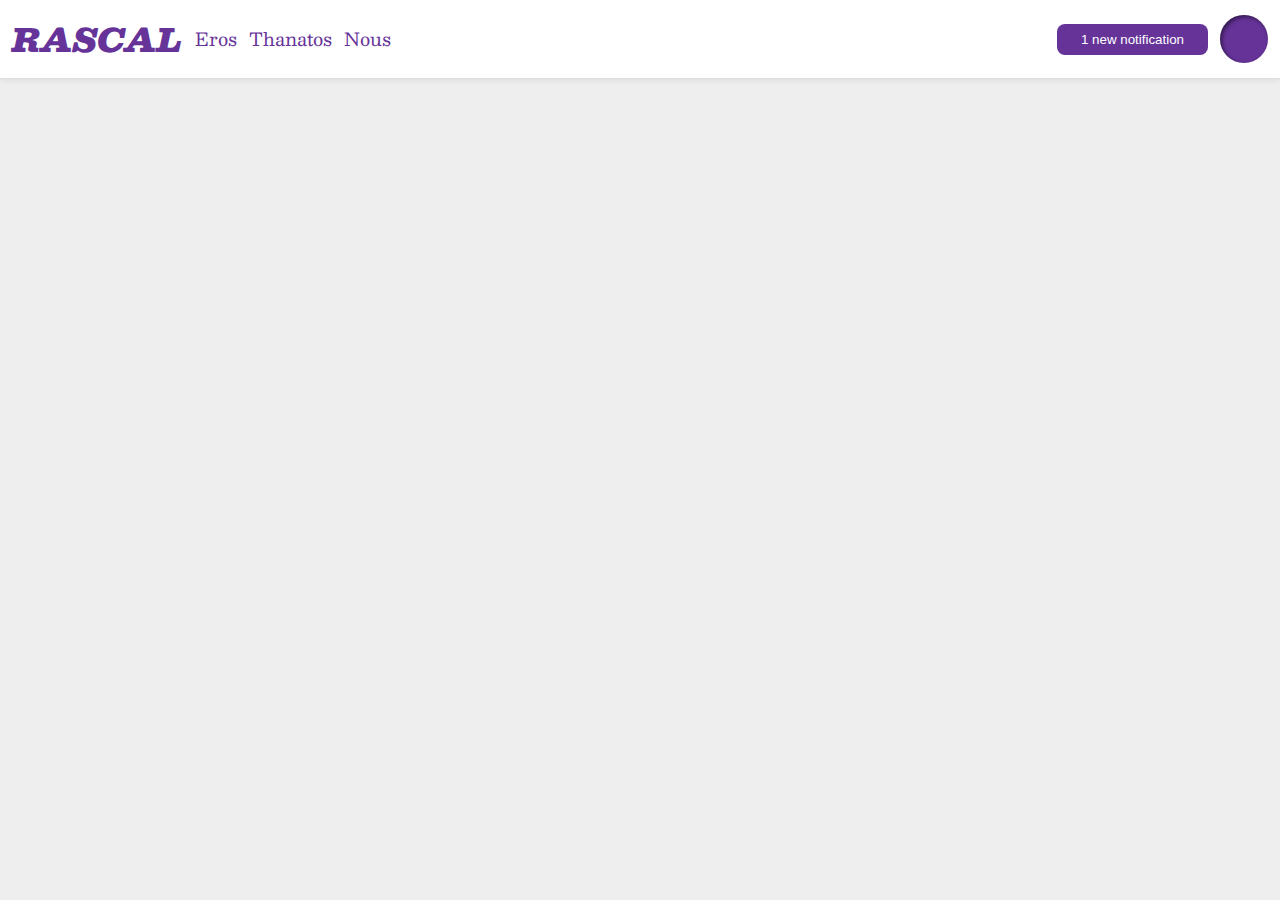
<file: flex/03-flex-header-2/index.html>
<!DOCTYPE html>
<html lang="en">
  <head>
    <meta charset="UTF-8">
    <meta http-equiv="X-UA-Compatible" content="IE=edge">
    <meta name="viewport" content="width=device-width, initial-scale=1.0">
    <title>Flex Header 2</title>
    <link rel="stylesheet" href="style.css">
  </head>
  <body>
    <div class="header">
      <div class="left">
      <div class="logo">
        RASCAL
      </div>
      <ul class="links">
        <li><a href="https://google.com">Eros</a></li>
        <li><a href="https://google.com">Thanatos</a></li>
        <li><a href="https://google.com">Nous</a></li>
      </ul>
    </div>
    <div class="right">
      <button class="notifications">
        1 new notification
      </button>
      <div class="profile-image"></div>
    </div>
  </body>
</html>
</file>
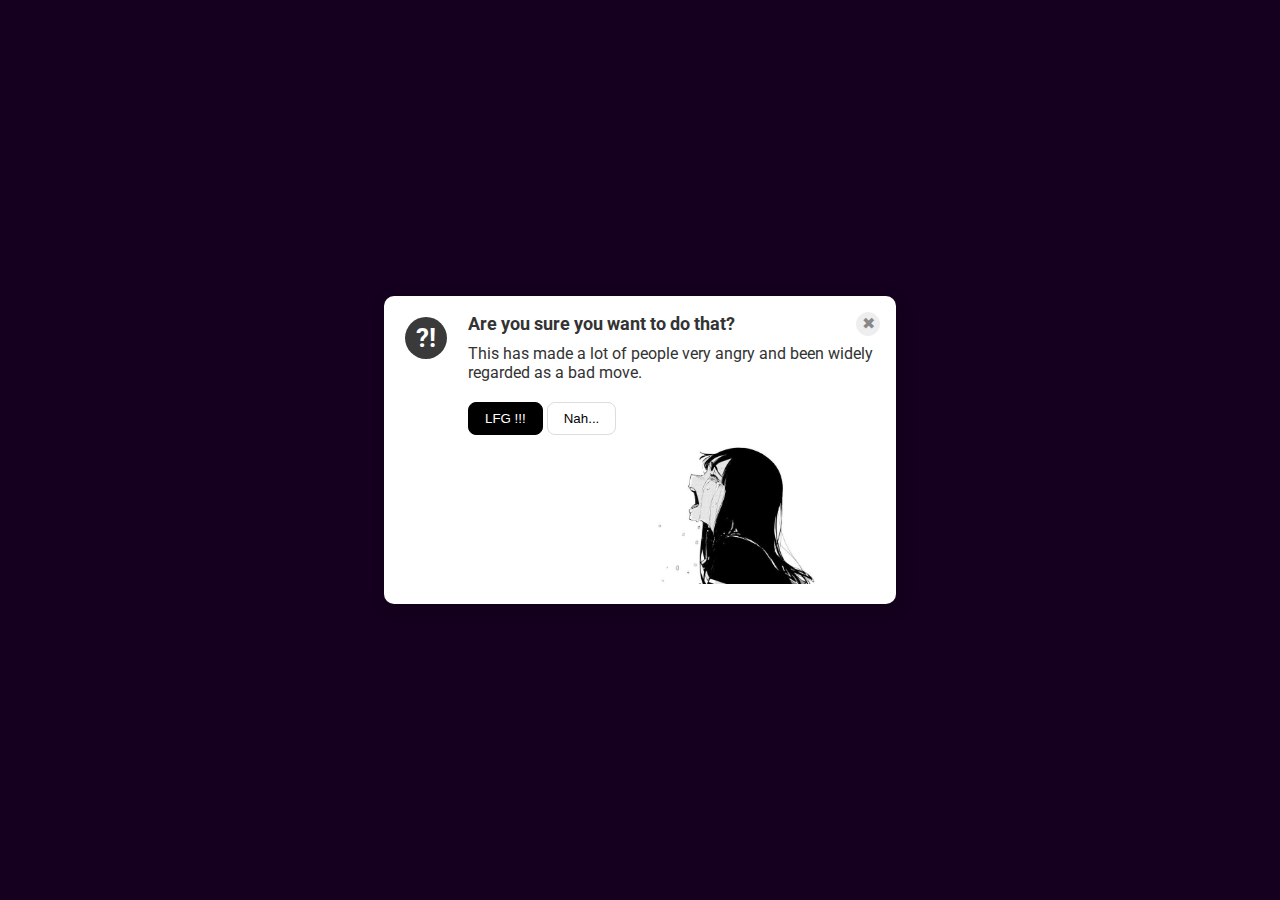
<file: flex/05-flex-modal/index.html>
<!DOCTYPE html>
<html lang="en">
  <head>
    <meta charset="UTF-8">
    <meta http-equiv="X-UA-Compatible" content="IE=edge">
    <meta name="viewport" content="width=device-width, initial-scale=1.0">
    <link rel="stylesheet" href="style.css">
    <title>Modal</title>
  </head>
  
  <body>
    <div class="modal">
      <div class="icon">?!</div>
      <div class="container">
        <div class="header">Are you sure you want to do that?
          <button class="close-button">✖</button>
        </div>
        <div class="text">This has made a lot of people very angry and been widely regarded as a bad move.</div>
        <button class="continue">LFG !!!</button>
        <button class="cancel">Nah...</button>
        <img src="./images/757.jpg" alt="crying">
      </div>
    </div>
  </body>
</html>
</file>
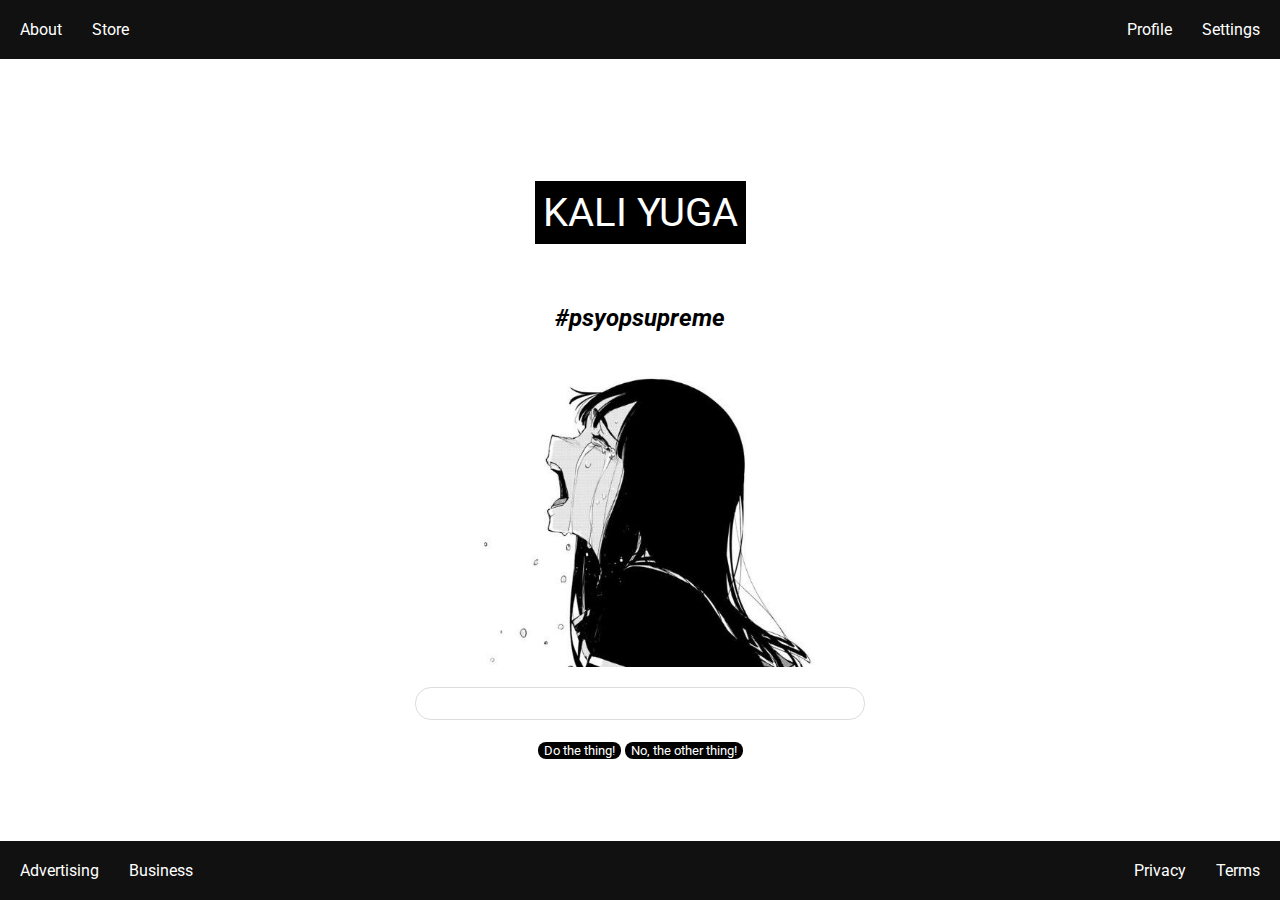
<file: flex/06-flex-layout/index.html>
<!DOCTYPE html>
<html lang="en">
  
  
  <head>
    <meta charset="UTF-8">
    <meta http-equiv="X-UA-Compatible" content="IE=edge">
    <meta name="viewport" content="width=device-width, initial-scale=1.0">
    <title>KALI YUGA</title>
    <link rel="stylesheet" href="./style.css">
  </head>
  
  
  <body>
    <div class="header">
      <ul class="left-links">
        <li><a href="#">About</a></li>
        <li><a href="#">Store</a></li>
      </ul>
      <ul class="right-links">
        <li><a href="#">Profile</a></li>
        <li><a href="#">Settings</a></li>
      </ul>
    </div>
    <div class="content">
      <p>KALI YUGA</p>
      <h2><em>#psyopsupreme</em></h2>
      <img src="./logo.jpg" alt="alttext.">
      <div class="input">
        <input type="text">
      </div>
      <div class="buttons">
        <button>Do the thing!</button>
        <button>No, the other thing!</button>
      </div>
    </div>
    <div class="footer">
      <ul class="left-links">
        <li><a href="#">Advertising</a></li>
        <li><a href="#">Business</a></li>
      </ul>
      <ul class="right-links">
        <li><a href="#">Privacy</a></li>
        <li><a href="#">Terms</a></li>
      </ul>
    </div>
  </body>
</html>
</file>
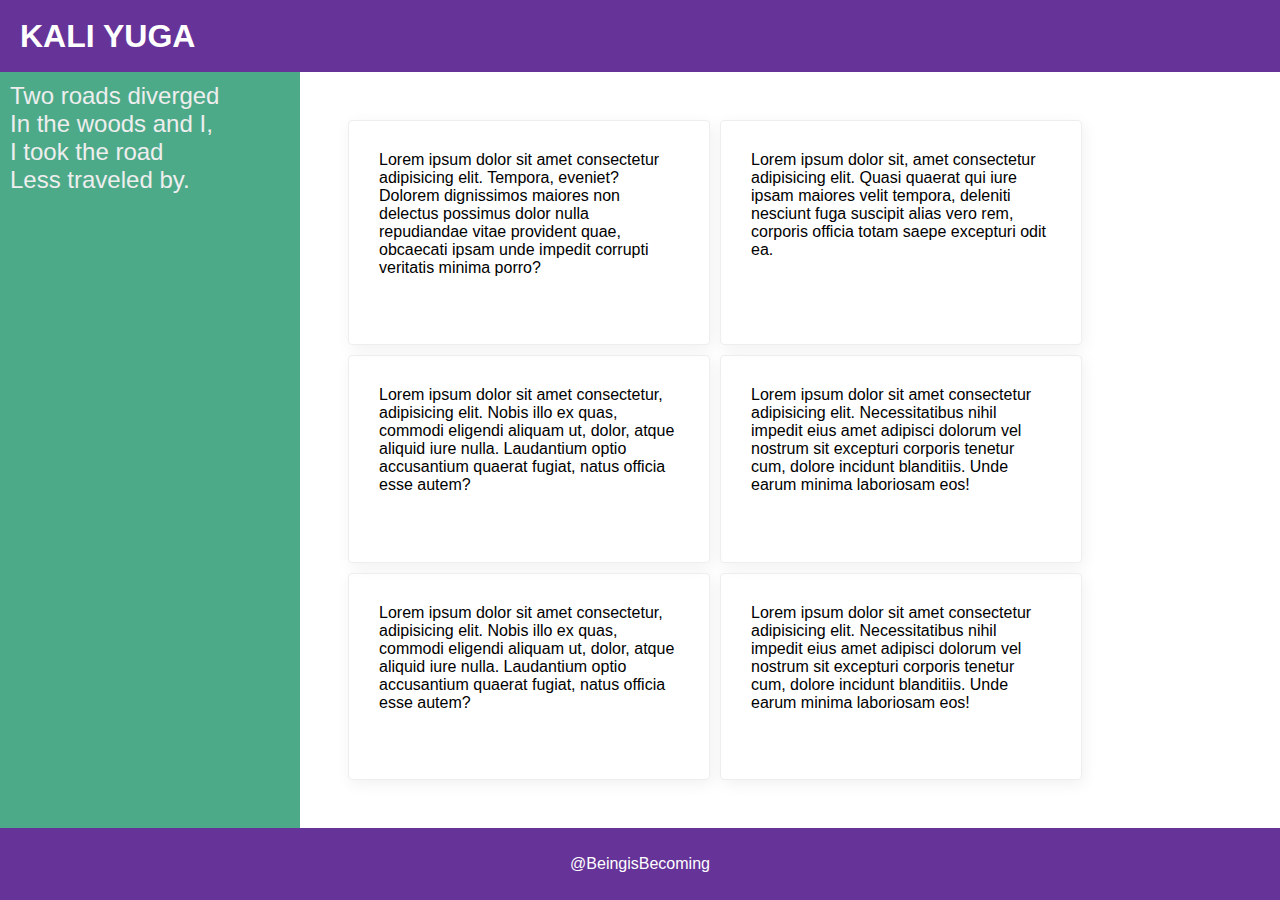
<file: flex/07-flex-layout-2/index.html>
<!DOCTYPE html>
<html lang="en">
  <head>
    <meta charset="UTF-8">
    <meta http-equiv="X-UA-Compatible" content="IE=edge">
    <meta name="viewport" content="width=device-width, initial-scale=1.0">
    <title>The Holy Grail</title>
    <link rel="stylesheet" href="style.css">
  </head>
  <body>
    <div class="header">
      KALI YUGA
    </div>
    <div class="content">
      <div class="sidebar">
        <ul>
          <li><a href="#">Two roads diverged </a></li>
          <li><a href="#">In the woods and I,</a></li>
          <li><a href="#">I took the road</a></li>
          <li><a href="#">Less traveled by.</a></li>
        </ul>
      </div>
      <div class="tiles">
      <div class="card">Lorem ipsum dolor sit amet consectetur adipisicing elit. Tempora, eveniet? Dolorem dignissimos maiores non delectus possimus dolor nulla repudiandae vitae provident quae, obcaecati ipsam unde impedit corrupti veritatis minima porro?</div>
      <div class="card">Lorem ipsum dolor sit, amet consectetur adipisicing elit. Quasi quaerat qui iure ipsam maiores velit tempora, deleniti nesciunt fuga suscipit alias vero rem, corporis officia totam saepe excepturi odit ea.</div>
      <div class="card">Lorem ipsum dolor sit amet consectetur, adipisicing elit. Nobis illo ex quas, commodi eligendi aliquam ut, dolor, atque aliquid iure nulla. Laudantium optio accusantium quaerat fugiat, natus officia esse autem?</div>
      <div class="card">Lorem ipsum dolor sit amet consectetur adipisicing elit. Necessitatibus nihil impedit eius amet adipisci dolorum vel nostrum sit excepturi corporis tenetur cum, dolore incidunt blanditiis. Unde earum minima laboriosam eos!</div>
      <div class="card">Lorem ipsum dolor sit amet consectetur, adipisicing elit. Nobis illo ex quas, commodi eligendi aliquam ut, dolor, atque aliquid iure nulla. Laudantium optio accusantium quaerat fugiat, natus officia esse autem?</div>
      <div class="card">Lorem ipsum dolor sit amet consectetur adipisicing elit. Necessitatibus nihil impedit eius amet adipisci dolorum vel nostrum sit excepturi corporis tenetur cum, dolore incidunt blanditiis. Unde earum minima laboriosam eos!</div>
      </div>
    </div>
    <div class="footer">
      @BeingisBecoming
    </div>
  </body>
</html>
</file>
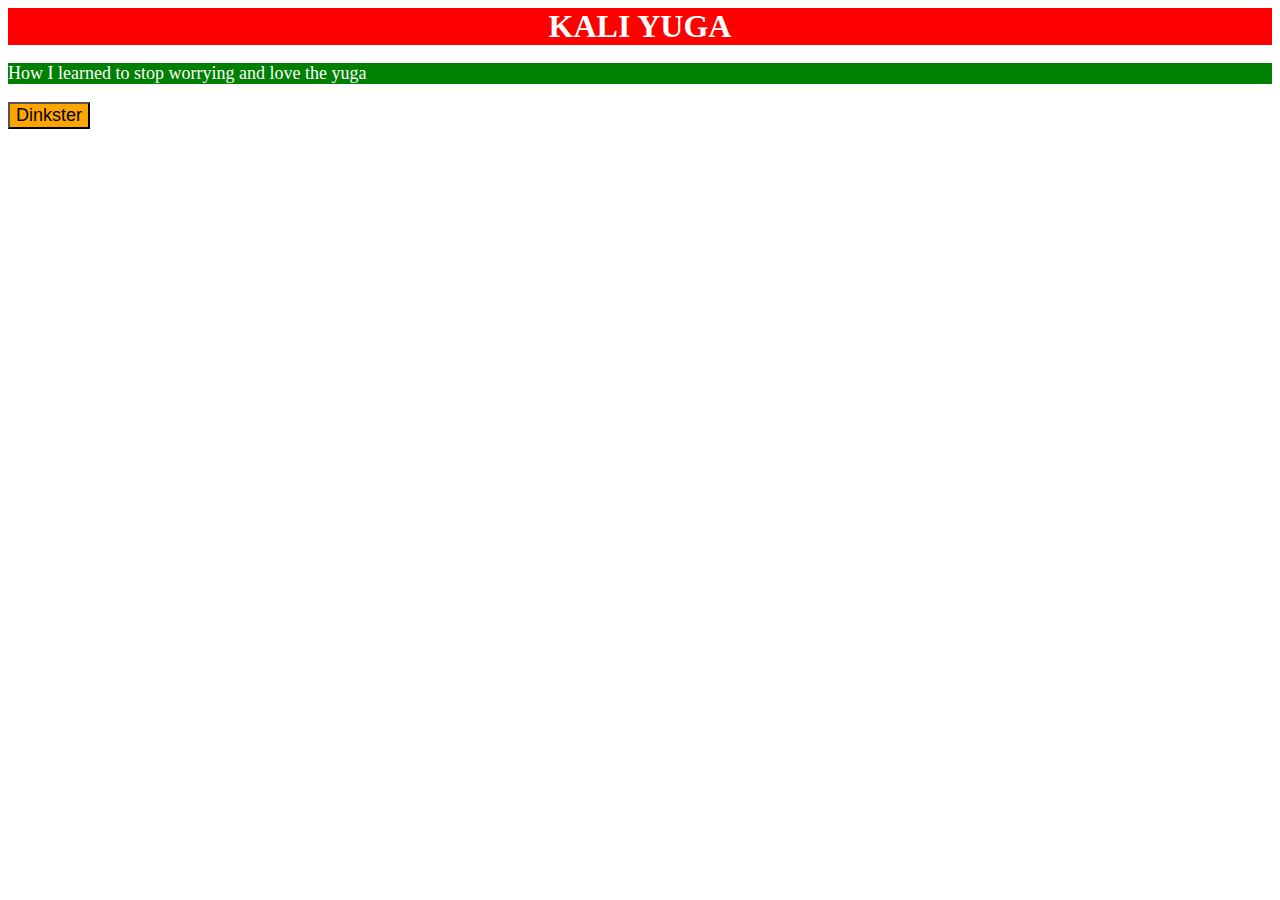
<file: foundations/01-css-methods/index.html>
<!DOCTYPE html>
<html lang="en">
  
<head>
    <link rel="stylesheet" href="style.css">
    <style>
      p {
    color: white;
    background-color: green;
    font-size: 18px; 
      }
    </style>
    <meta charset="UTF-8">
    <meta http-equiv="X-UA-Compatible" content="IE=edge">
    <meta name="viewport" content="width=device-width, initial-scale=1.0">
    <title>Adding CSS</title>
  </head>
  
  <body>
    <div>KALI YUGA</div>
    <p>How I learned to stop worrying and love the yuga</p>
    <button style="background-color:orange; font-size: 18px;">Dinkster</button>
  </body>
</html>
</file>
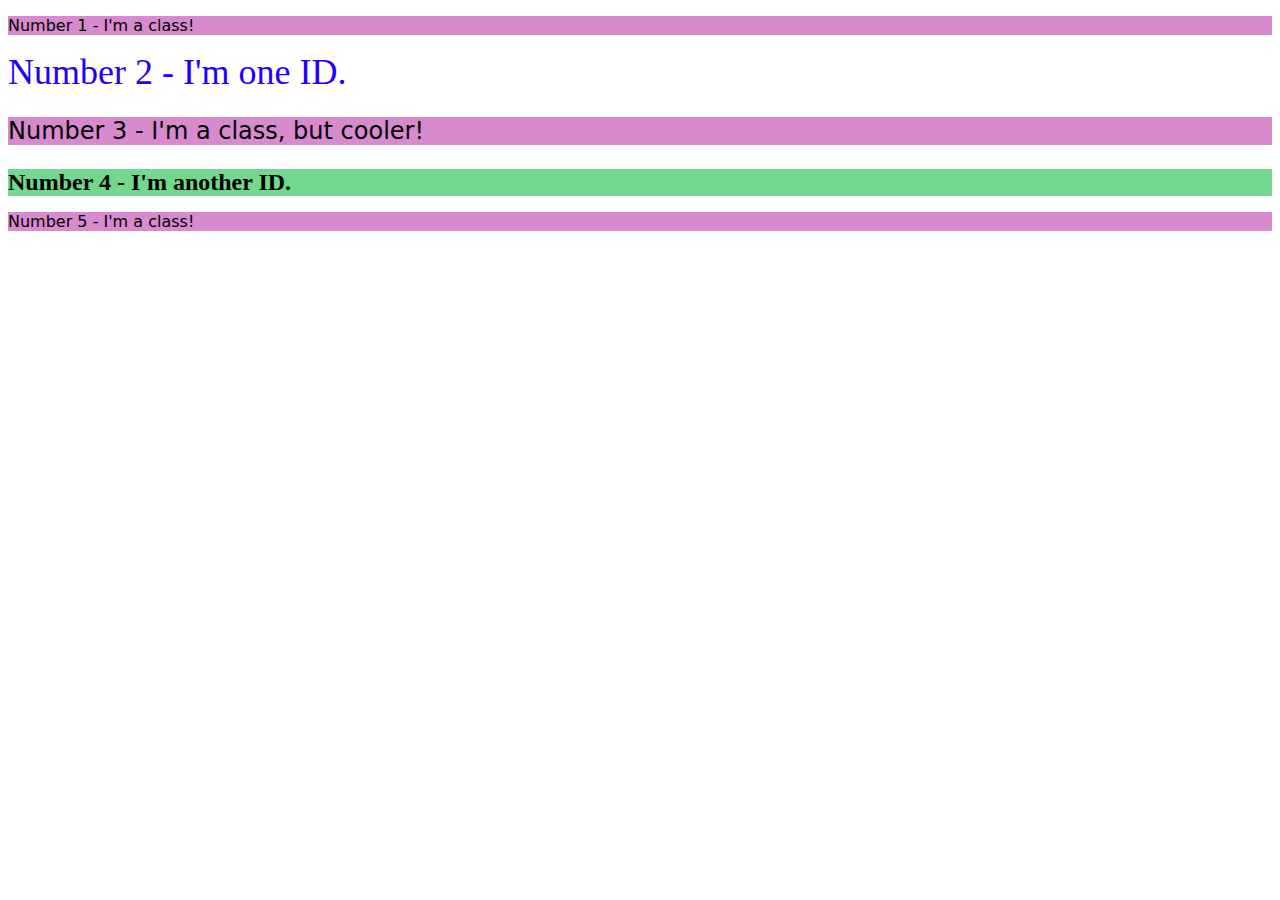
<file: foundations/02-class-id-selectors/index.html>
<!DOCTYPE html>
<html lang="en">
  <head>
    <meta charset="UTF-8">
    <meta http-equiv="X-UA-Compatible" content="IE=edge">
    <meta name="viewport" content="width=device-width, initial-scale=1.0">
    <title>Class and ID Selectors</title>
    <link rel="stylesheet" href="style.css">
  </head>
  <body>
    <p class="odd">Number 1 - I'm a class!</p>
    <div id="numbertwo">Number 2 - I'm one ID.</div>
    <p class="odd" id="numberthree">Number 3 - I'm a class, but cooler!</p>
    <div id="numberfour">Number 4 - I'm another ID.</div>
    <p class="odd">Number 5 - I'm a class!</p>
  </body>
</html>
</file>
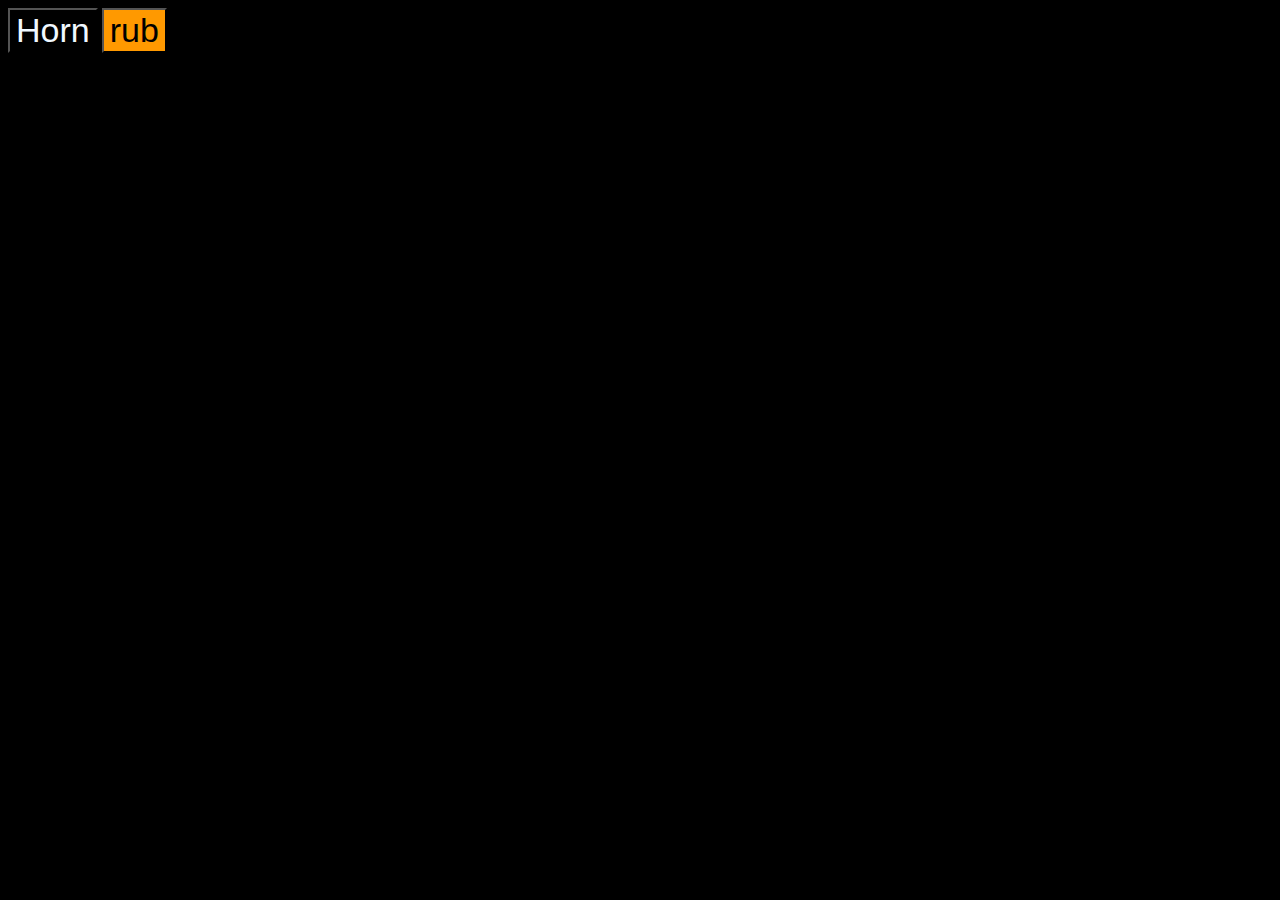
<file: foundations/03-grouping-selectors/index.html>
<!DOCTYPE html>
<html lang="en">
  <head>
    <meta charset="UTF-8">
    <meta http-equiv="X-UA-Compatible" content="IE=edge">
    <meta name="viewport" content="width=device-width, initial-scale=1.0">
    <title>Grouping Selectors</title>
    <link rel="stylesheet" href="style.css">
  </head>
  <body>
    <button class="one" id="one">Horn</button>
    <button class="two" id="two">rub</button>
  </body>
</html>
</file>
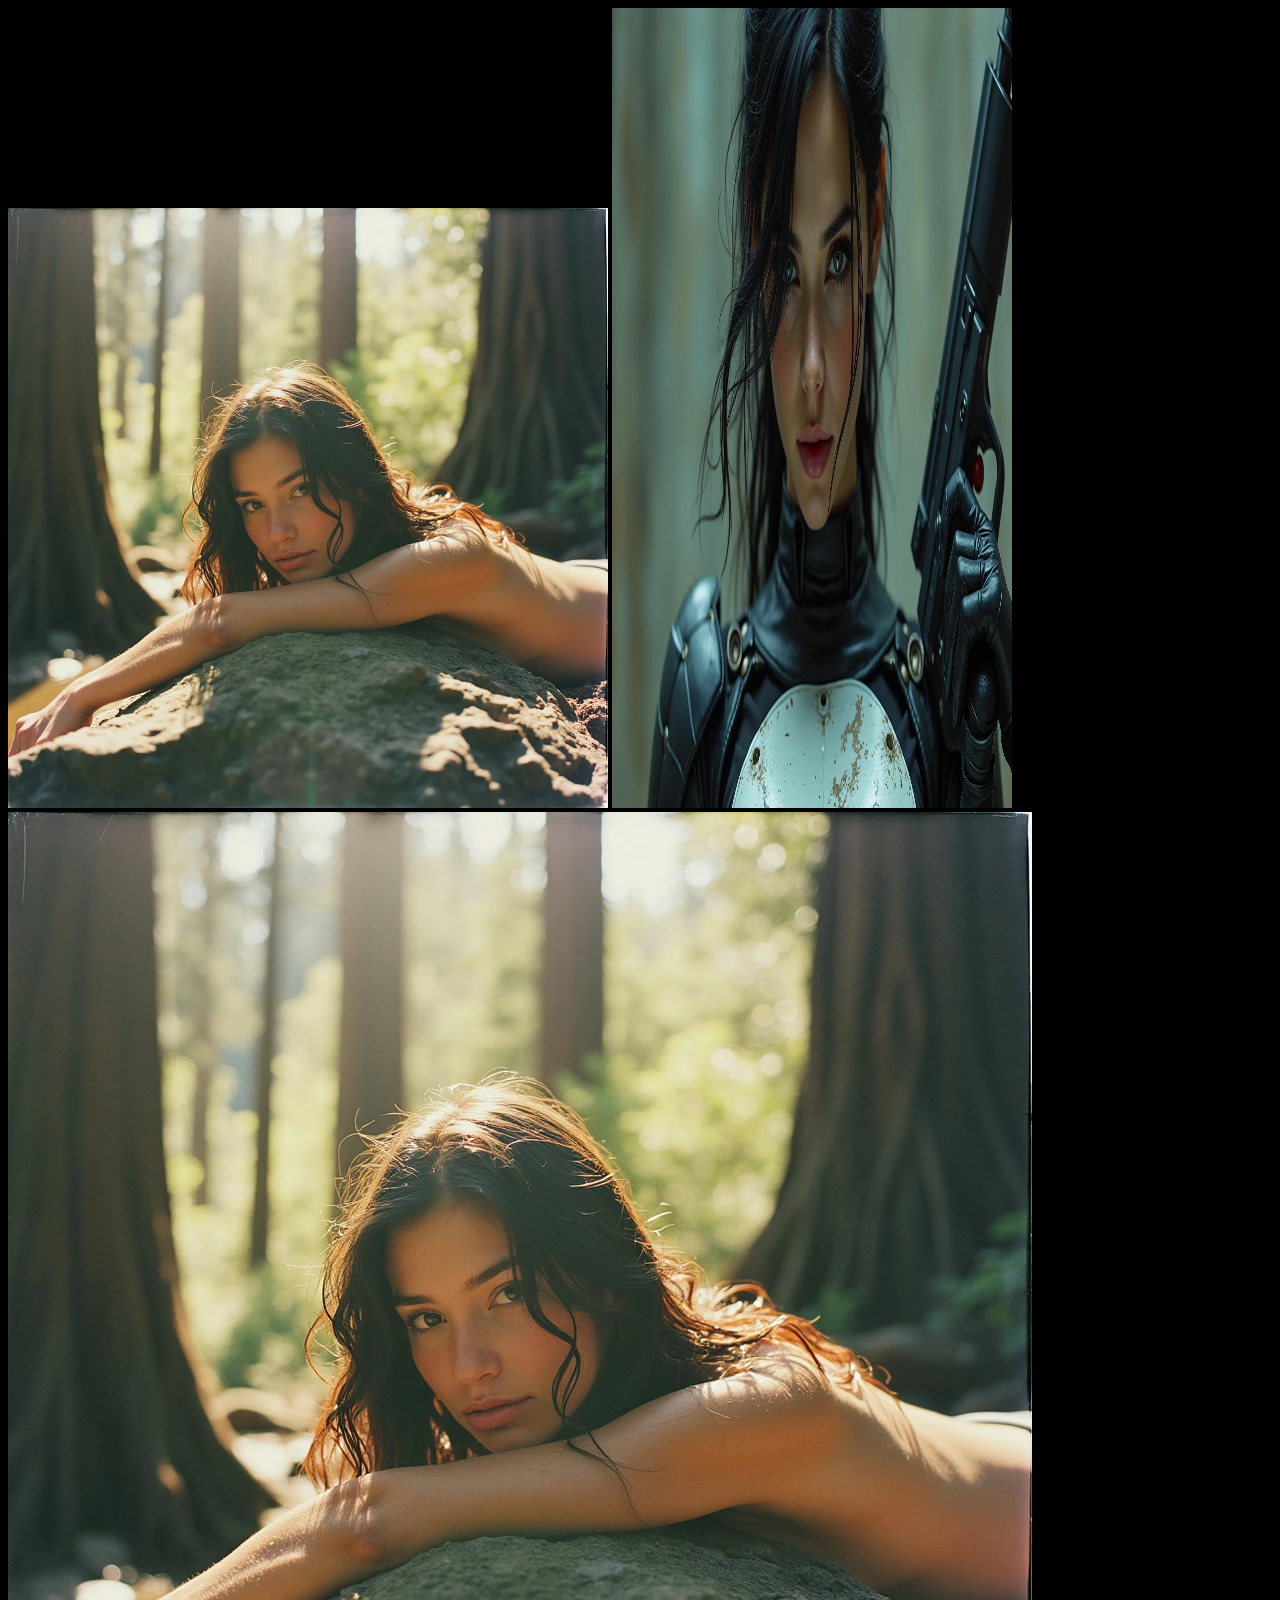
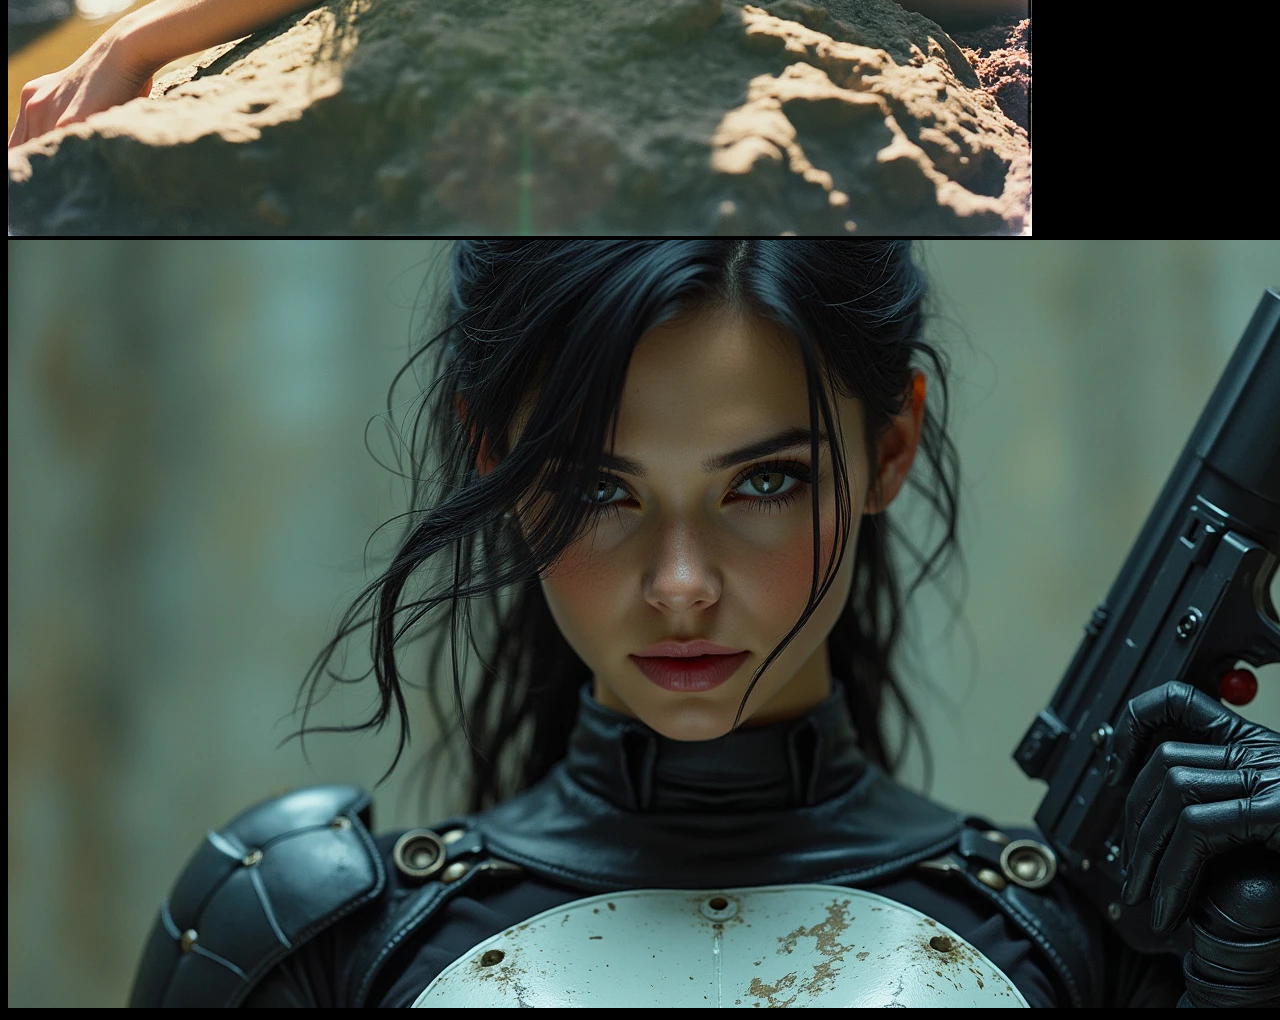
<file: foundations/04-chaining-selectors/index.html>
<!DOCTYPE html>
<html lang="en">
  <head>
    <meta charset="UTF-8">
    <meta http-equiv="X-UA-Compatible" content="IE=edge">
    <meta name="viewport" content="width=device-width, initial-scale=1.0">
    <title>Chaining Selectors</title>
    <link rel="stylesheet" href="style.css">
  </head>
  <body>
  
    <div>
      <img class="avatar proportioned" src="./images/pexels-katho-mutodo-8434791.png" alt="Woman with glasses">
      <img class="avatar distorted" src="./images/pexels-andrea-piacquadio-3777931.png" alt="Man with surprised expression">
    </div>
    
    <div>
      <img class="original proportioned" src="./images/pexels-katho-mutodo-8434791.png" alt="Woman with glasses">
      <img class="original distorted" src="./images/pexels-andrea-piacquadio-3777931.png" alt="Man with surprised expression">
    </div>
  </body>
</html>
</file>
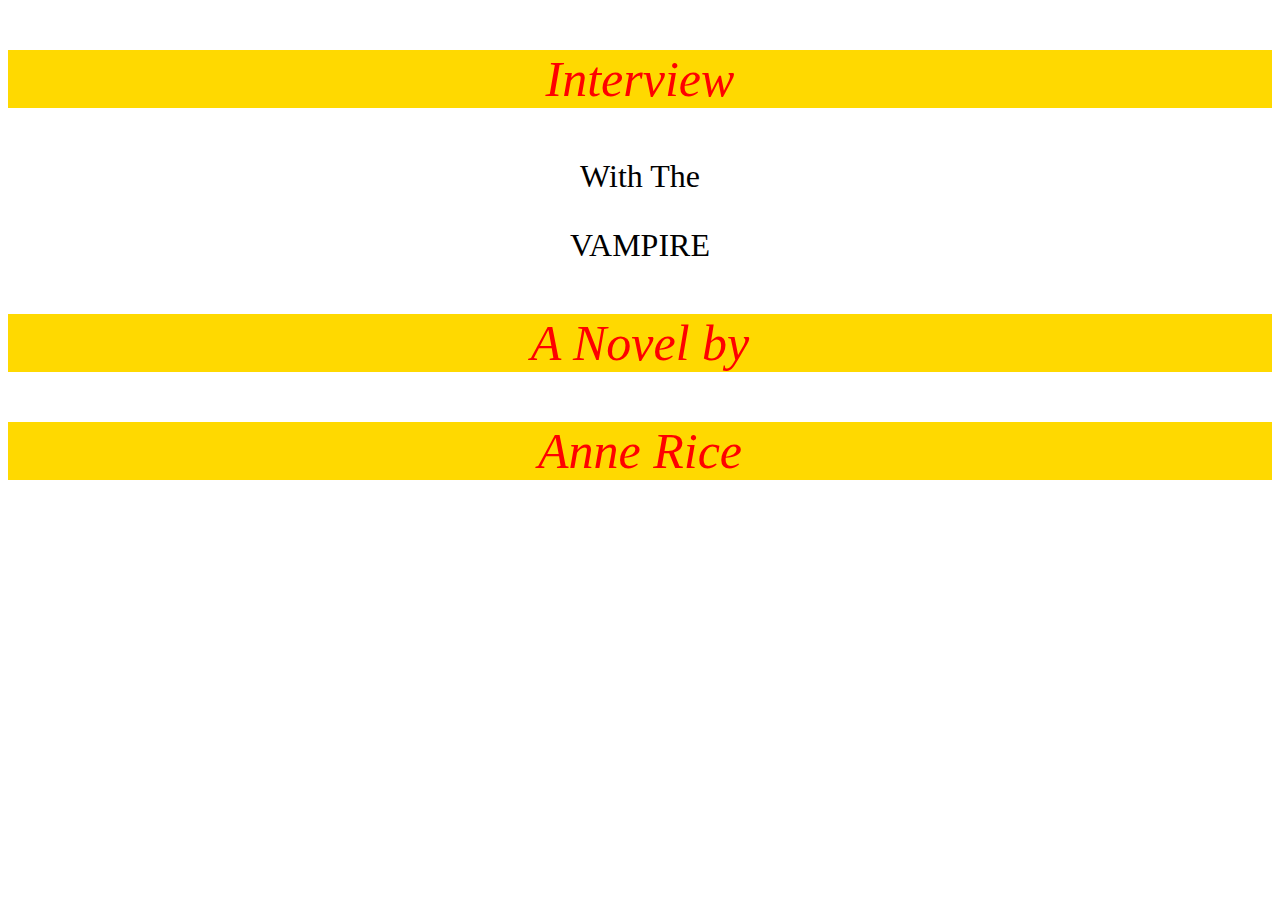
<file: foundations/05-descendant-combinator/index.html>
<!DOCTYPE html>
<html lang="en">
  <head>
    <meta charset="UTF-8">
    <meta http-equiv="X-UA-Compatible" content="IE=edge">
    <meta name="viewport" content="width=device-width, initial-scale=1.0">
    <title>Descendant Combinator</title>
    <link rel="stylesheet" href="style.css">
  </head>
  <body>
    <div class="container">
      <p class="text">Interview</p>
    </div>
    <p class="text">With The</p>
    <p class="text">VAMPIRE</p>
    <div class="container">
      <p class="text">A Novel by</p>
      <p class="text">Anne Rice</p>
    </div>
  </body>
</html>
</file>
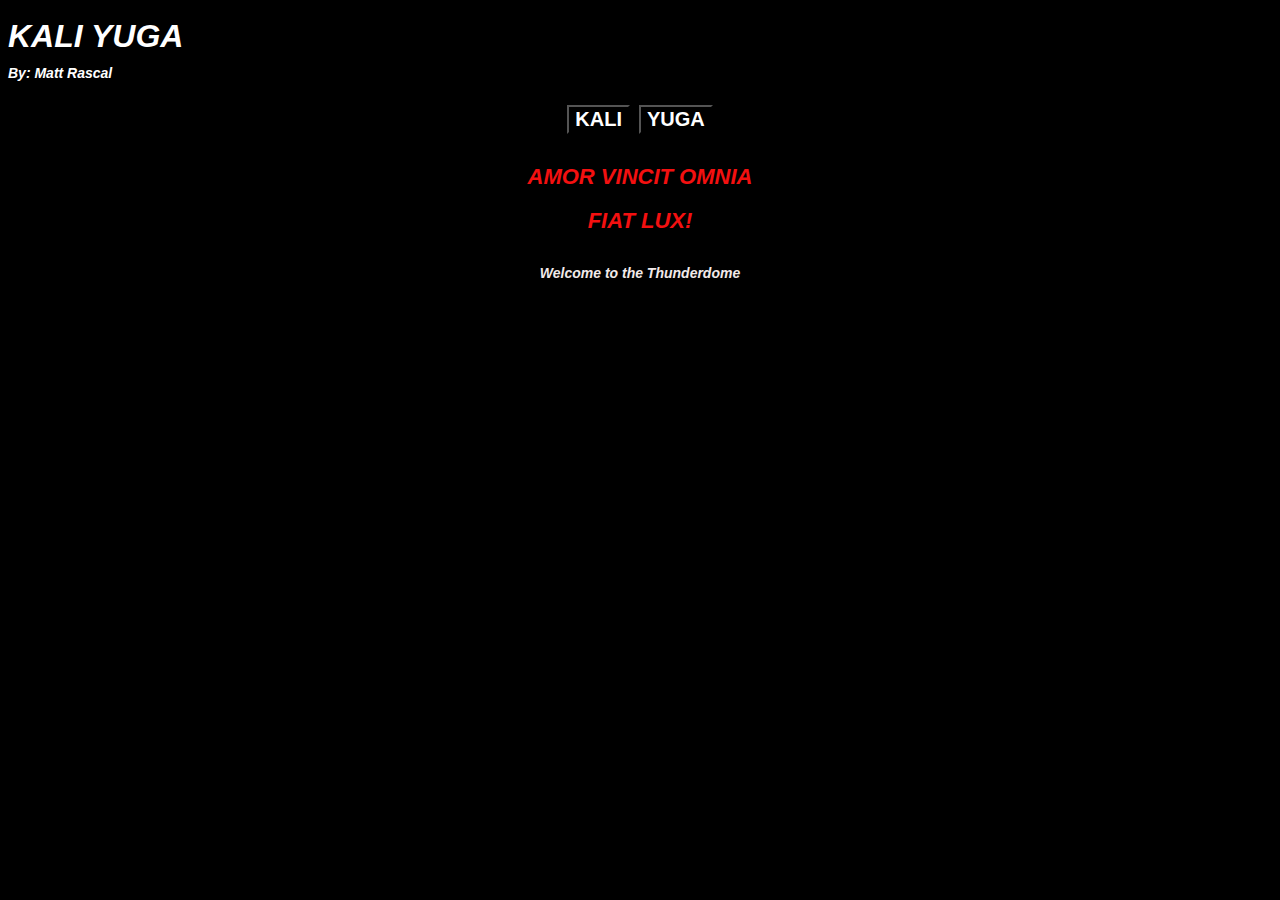
<file: foundations/06-cascade-fix/index.html>
<!DOCTYPE html>
<html lang="en">
  <head>
    <meta charset="UTF-8">
    <meta http-equiv="X-UA-Compatible" content="IE=edge">
    <meta name="viewport" content="width=device-width, initial-scale=1.0">
    <title>Kascade</title>
    <link rel="stylesheet" href="style.css">
  </head>
  <body>
    <p class="para">KALI YUGA</p>
    <p class="para small-para">By: Matt Rascal</p>
    <center><h1><button id="confirm-button" class="button confirm">KALI</button>
    </div><button id="cancel-button" class="button cancel">YUGA</button></h1>
          <div
    <p><div class="text">AMOR VINCIT OMNIA</div>
    <div class="text">FIAT LUX!</div>
      <p></p><div class="text child">Welcome to the Thunderdome</div>
    </div>
  </body>
</html>
</file>
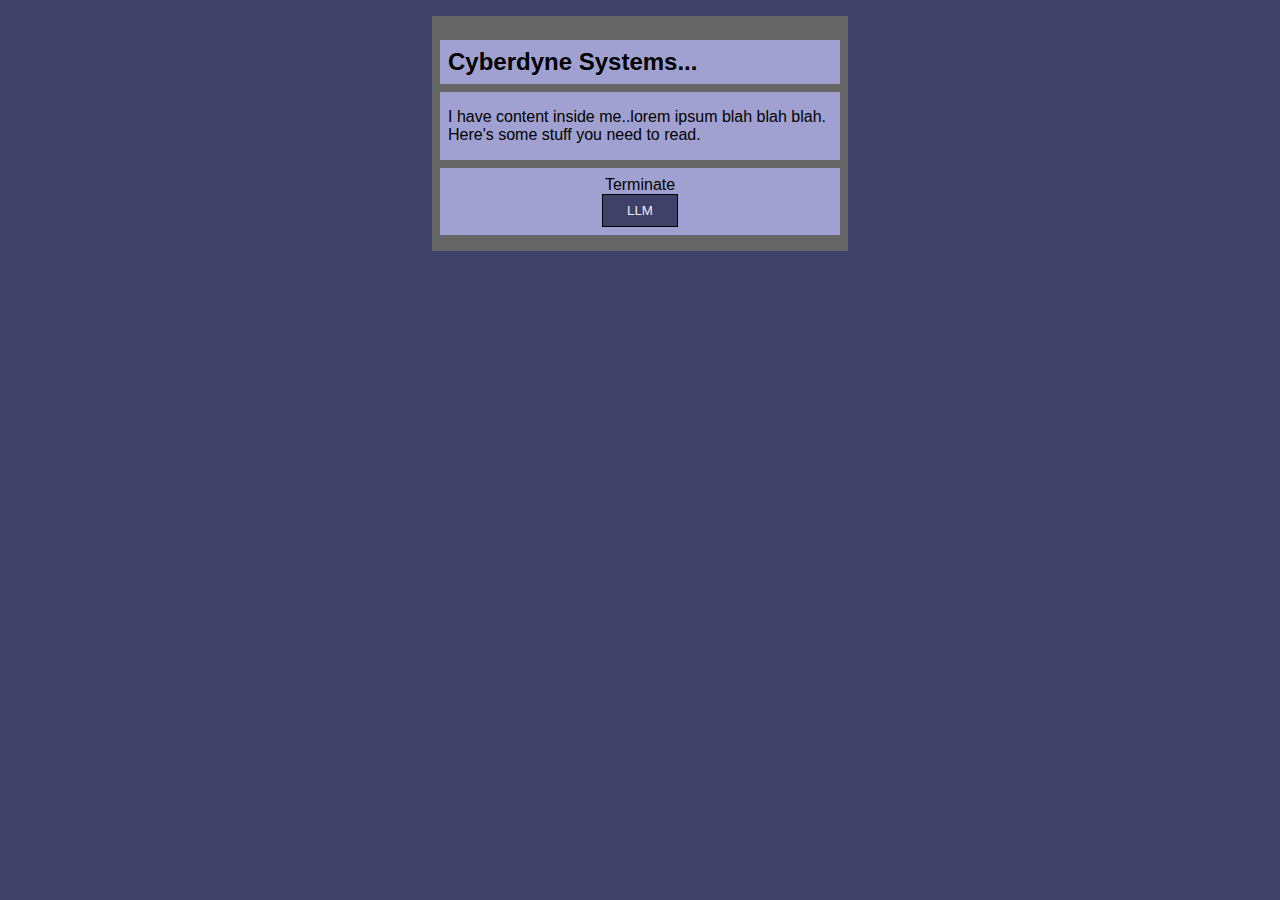
<file: margin-and-padding/02-margin-and-padding-2/index.html>
<!DOCTYPE html>
<html lang="en">
  <head>
    <meta charset="UTF-8">
    <meta http-equiv="X-UA-Compatible" content="IE=edge">
    <meta name="viewport" content="width=device-width, initial-scale=1.0">
    <title>Margin and Padding exercise 2</title>
    <link rel="stylesheet" href="style.css">
  </head>
  <body>
    <div class="card">
      <h1 class="title">Cyberdyne Systems...</h1>
      <div class="content">I have content inside me..lorem ipsum blah blah blah. Here's some stuff you need to read.</div>
      <div class="button-container">Terminate<button>LLM</button></div>
    </div>
  </body>
</html>
</file>
<file: flex/03-flex-header-2/style.css>
/* this is some magical font-importing.  
you'll learn about it later. */
@import url('https://fonts.googleapis.com/css2?family=Besley:ital,wght@0,400;1,900&display=swap');

body {
  margin: 0;
  background: #eee;
  font-family: Besley, serif;
}

.header {
  background: white;
  border-bottom: 1px solid #ddd;
  box-shadow: 0 0 8px rgba(0,0,0,.1);
  display: flex;
  justify-content: space-between;
  padding: 12px;
}

.profile-image {
  background: rebeccapurple;
  box-shadow: inset 2px 2px 4px rgba(0,0,0,.5);
  border-radius: 50%;
  width: 48px;
  height: 48px;
}

.logo {
  color: rebeccapurple;
  font-size: 32px;
  font-weight: 900;
  font-style: italic;
}

button {
  border: none;
  border-radius: 8px;
  background: rebeccapurple;
  color: white;
  padding: 8px 24px;
}

a {
  /* this removes the line under our links */
  text-decoration: none;
  color: rebeccapurple;
  font-size:large;
}

ul {
  list-style-type: none;
  display: flex;
  margin: 0px;
  padding: 0px;
  gap: 12px;
  align-items: center;
}

.left, .right {
  display: flex;
  align-items: center;
  gap: 12px;
  
}
</file>
<file: flex/05-flex-modal/style.css>
@import url('https://fonts.googleapis.com/css2?family=Roboto:wght@400;700&display=swap');

html, body {
  height: 100%;
}

body {
  font-family: Roboto, sans-serif;
  margin: 0;
  background: #15011f;
  color: #333;
  display: flex;
  align-items: center;
  justify-content: center;
}

.modal {
  background: white;
  width: 480px;
  border-radius: 10px;
  box-shadow: 2px 4px 16px rgba(0,0,0,.2);
  display: flex;
  gap: 16px;
  padding: 16px;
}

.icon {
  color: rgb(255, 255, 255);
  font-size: 26px;
  font-weight: 700;
  background: rgb(58, 58, 59);
  width: 42px;
  height: 42px;
  border-radius: 50%;
  display: flex;
  align-items: center;
  justify-content: center;
  margin: 5px;
  flex-shrink: 0;
}

.close-button {
  background: #eee;
  border-radius: 50%;
  color: #888;
  font-weight: 400;
  font-size: 16px;
  height: 24px;
  width: 24px;
  display: flex;
  align-items: center;
  justify-content: center;
  border: 1px solid #eee;
  padding: 0;
}

button {
  cursor: pointer;
  padding: 8px 16px;
  border-radius: 8px;
  
}

button.continue {
  background: rgb(0, 0, 0);
  border: 1px solid rgb(0, 0, 0);
  color: white;
}

button.cancel {
  background: white;
  border: 1px solid #ddd;
  color: rgb(0, 0, 0);
}
.header {
  display: flex;
  align-items: center;
  justify-content:space-between;
  font-size: 18px;
  font-weight: 700;
  margin-bottom: 8px;
  margin-top: 0px;
}
.text {
  margin-bottom: 20px;
}
img {
  width: 190px;
  margin-left: 170px;

}
</file>
<file: flex/06-flex-layout/style.css>
@import url('https://fonts.googleapis.com/css2?family=Roboto:wght@400;700&display=swap');

body {
  height: 100vh;
  margin: 0;
  overflow: hidden;
  font-family: Roboto, sans-serif;
  display: flex;
  flex-direction: column;
  cursor: url('./cross.png'),auto;
}
a {
  text-decoration: none;
  color: rgb(255, 255, 255);
}

p {
  background-color: black;
  color: #ffffff;
  font-size: 40px;
  padding: 8px;
}
h2 {
  margin: 0;
  padding: 0;
}

ul {
  display: flex;
  list-style-type: none;
  gap: 30px;
  margin: 0;
  padding: 0; 
}

img {
  width: 400px;
}

button {
  cursor: pointer;
  font-family: Roboto, sans-serif;
  border: none;
  border-radius: 8px;
  background: #000000;
  color: #ffffff;
}

input {
  border: 1px solid #ddd;
  border-radius: 16px;
  padding: 8px 24px;
  width: 400px;
}
.content {
  display: flex;
  flex: 1;
  align-items: center;
  justify-content: center;
  flex-direction: column;
  gap: 20px;
}
.header, .footer {
  display: flex;
  justify-content: space-between;
  padding: 20px;
  background-color: rgb(17, 17, 17);
}
</file>
<file: flex/07-flex-layout-2/style.css>
body {
  font-family: -apple-system, BlinkMacSystemFont, 'Segoe UI', Roboto, Oxygen, Ubuntu, Cantarell, 'Open Sans', 'Helvetica Neue', sans-serif;
  margin: 0;
  min-height: 100vh;
  display: flex;
  flex-direction: column;
}
.header, .footer {
  height: 72px;
  background:rebeccapurple;
  color: white;
  display: flex;
  align-items: center;
  
}
.header {
  font-size: 32px;
  font-weight: 900;
  padding-left: 20px;
}
.footer {
  display: flex;
  justify-content: center;
}
.content {
  display: flex;
  flex: 1;
}
.sidebar {
  width: 300px;
  background: rgb(77, 170, 137);
  box-sizing: border-box;
  display: flex;
  flex-shrink: 0;
  padding: 10px;
}
.tiles {
  display: flex;
  flex-wrap: wrap;
  gap: 10px;
  padding: 48px;
}
.card {
  border: 1px solid #eee;
  box-shadow: 2px 4px 16px rgba(0,0,0,.06);
  border-radius: 4px;
  width: 300px;
  padding: 30px;
}
a {
  text-decoration: none;
  color: #eee;
  font-size: 24px;

}
ul {
  list-style-type: none;
  margin: 0;
  padding: 0;
}
</file>
<file: foundations/01-css-methods/style.css>
div {
    color: white;
    background-color: red;
    font-size: 32px;
    font-weight: bold;
    text-align: center;
}
</file>
<file: foundations/02-class-id-selectors/style.css>
.odd {
    background-color: #d78acd;
    font-family: Verdana, DejaVu Sans, sans-serif;
}
#numbertwo {
    color: #2200ff;
    font-size: 36px;
}
#numberthree {
    font-size: 24px;
}
#numberfour {
    background-color: #71d88d;
    font-size: 24px;
    font-weight: bold;
}
</file>
<file: foundations/03-grouping-selectors/style.css>
body 
    {background-color: #000000;}

.one,
.two {
    font-family: Helvetica, Times New Roman, sans-serif;
    font-size: 34px;
}
.one {
    background-color: #000000;
    color: #f0f8ff;
}
.two {
    background-color: #ff9900; 
}
</file>
<file: foundations/04-chaining-selectors/style.css>
/* Add CSS Styling */
body 
    {background-color: #000000;}

.avatar.proportioned {
    width: 600px; 
}
.avatar.distorted {
    width: 400px;
    height: 800px;
}
</file>
<file: foundations/05-descendant-combinator/style.css>
.container .text {
    background-color: hsl(51, 100%, 50%);
    color: hsl(0, 100%, 50%);
    font-size: 50px;
    font-style: italic;
}
.container, .text {
    text-align: center;
    font-size: xx-large;
}
</file>
<file: foundations/06-cascade-fix/style.css>
body {
  font-family: Arial,Verdana,Helvetica;
  background-color: black;
  line-height: normal;
}

.para,
.small-para {
  color: hsl(0, 0%, 100%);
  font-weight: 800;
  font-style: oblique;
  line-height: .25;}

.para {
  font-size: 32px;
}

.small-para {
  font-size: 14px;
  font-weight: 800;
} 

.button {
  background: rgb(0, 0, 0);
  color: rgb(255, 0, 0);
  font-weight: bold;
  text-align: center;
} 

.button {
  color: rgb(255, 255, 255);
  font-size: 20px;
  text-align: center;
}

.text.child {
  color: rgb(242, 234, 234);
  font-weight: 800;
  font-size: 14px;
}

div.text {
  color: rgb(243, 16, 16);
  font-size: 22px;
  font-weight: 600;
  line-height: 2;
  font-style: oblique;
}
</file>
<file: margin-and-padding/02-margin-and-padding-2/style.css>
body {
  background: #3F4168;
  font-family: sans-serif;
}

.card {
  width: 400px;
  background: #666666;
  margin: 16px auto;
  padding: 8px;

}

.title {
  background: #A0A1D0;
  margin-bottom: 8px;
  font-size: 24px;
  padding: 8px; 
}

.content {
  background: #A0A1D0;
  margin-bottom: 8px;
  padding: 16px 8px;
}

.button-container {
  background: #A0A1D0;
  margin-bottom: 8px;
  padding: 8px;
  text-align: center;
}

button {
  background: #3F4168;
  color: #eee;
  border: 1px solid #000000;
  display: block;
  margin: 0 auto;
  padding: 8px 24px;

}
</file>
